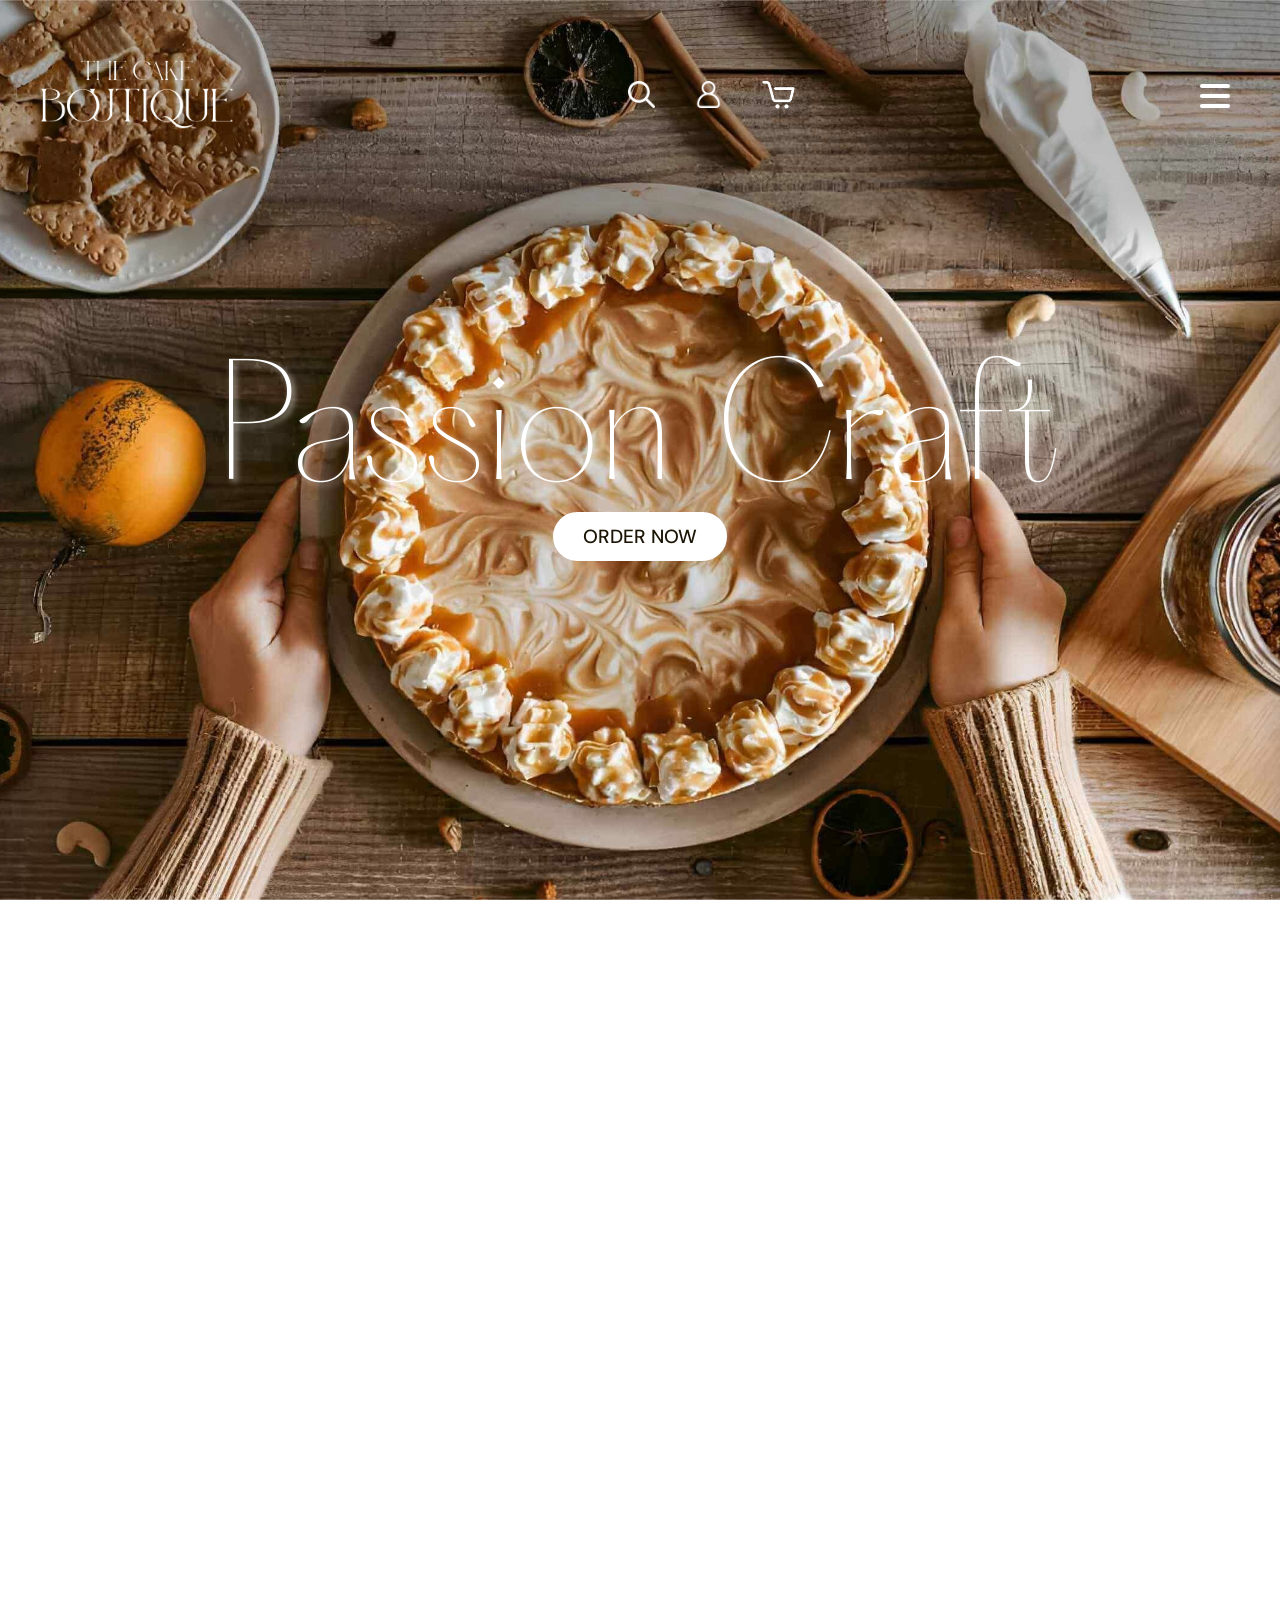
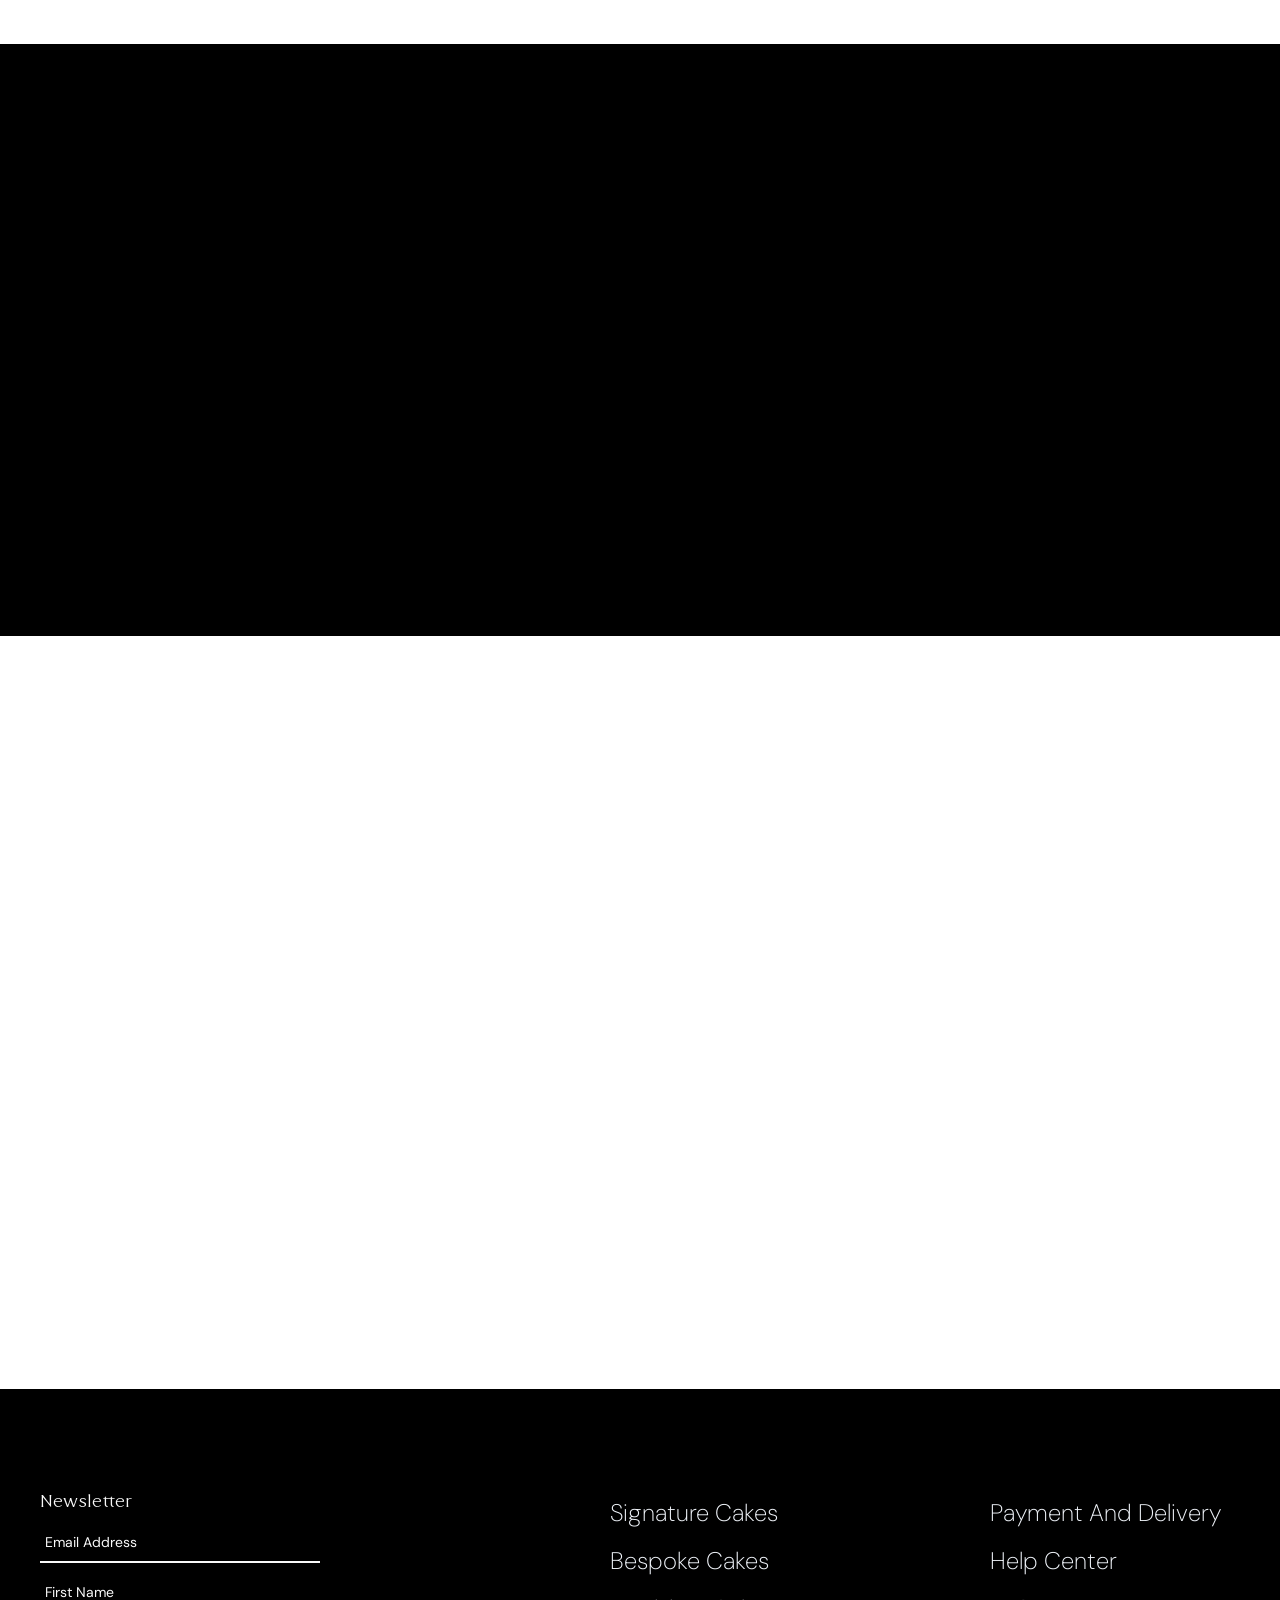
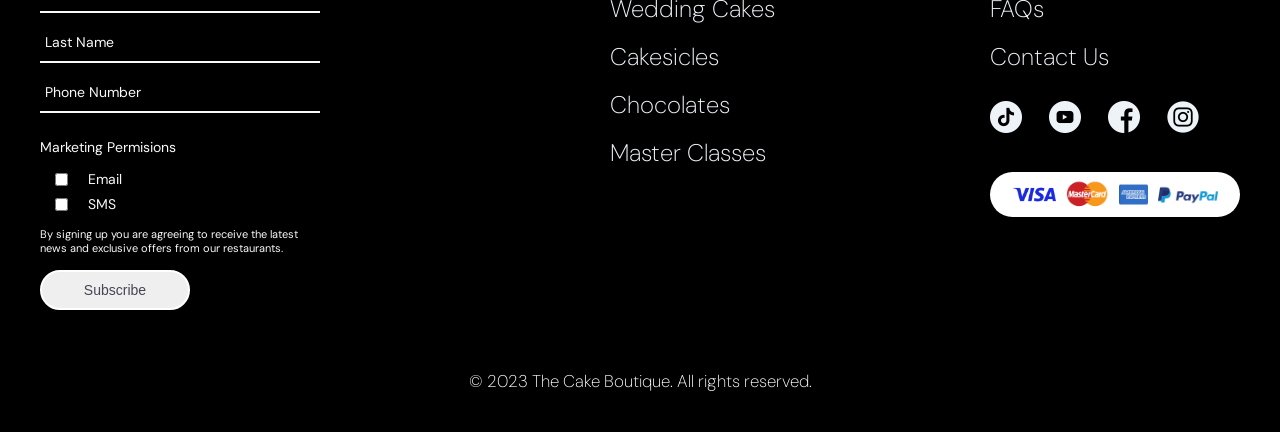
<file: JuniorFrontend DeveloperTest-Mutant/index.html>
<!DOCTYPE html>
<html lang="en">

<head>
    <meta charset="UTF-8">
    <meta name="viewport" content="width=device-width, initial-scale=1.0">
    <title>Junior Frontend Developer Test</title>
    <!-- Favicon -->
    <link rel="shortcut icon" href="./asset/images/logo.png" type="image/x-icon">
    <!-- Icon -->
    <link rel="stylesheet" href="https://cdnjs.cloudflare.com/ajax/libs/font-awesome/6.5.2/css/all.min.css"
        integrity="sha512-SnH5WK+bZxgPHs44uWIX+LLJAJ9/2PkPKZ5QiAj6Ta86w+fsb2TkcmfRyVX3pBnMFcV7oQPJkl9QevSCWr3W6A=="
        crossorigin="anonymous" referrerpolicy="no-referrer" />
    <!-- Google Font -->
    <link rel="preconnect" href="https://fonts.googleapis.com">
    <link rel="preconnect" href="https://fonts.gstatic.com" crossorigin>
    <link
        href="https://fonts.googleapis.com/css2?family=DM+Sans:ital,opsz,wght@0,9..40,100..1000;1,9..40,100..1000&display=swap"
        rel="stylesheet">
    <!-- Sytles -->
    <link rel="stylesheet" href="./style/styles.css">
    <!-- AOS -->
    <link href="https://unpkg.com/aos@2.3.1/dist/aos.css" rel="stylesheet">
</head>

<body>
    <header>
        <div class="top">
            <a href=""  data-aos="fade-down" data-aos-duration="1000">
                <img src="./asset/images/logo.png" alt="The Cake Boutique Logo" width="100%" class="logo">
            </a>
            <nav>
                <ul class="menu-desktop" data-aos="fade-down" data-aos-duration="1000">
                    <li><a href="#cakes" id="menu-text">Signature Cakes</a></li>
                    <li><a href="#cakes" id="menu-text">Bespoke Cakes</a></li>
                    <li><a href="#cakes" id="menu-text">Wedding Cakes</a></li>
                    <li><a href="#cakes" id="menu-text">Cakesicles</a></li>
                    <li><a href="#cakes" id="menu-text">Chocolates</a></li>
                    <li><a href="#cakes" id="menu-text">Master Classes</a></li>
                </ul>
                <div class="off-screen-menu">
                    <ul>
                        <li><a href="#cakes" id="mext-text">Signature Cakes</a></li>
                        <li><a href="#cakes" id="mext-text">Bespoke Cakes</a></li>
                        <li><a href="#cakes" id="mext-text">Wedding Cakes</a></li>
                        <li><a href="#cakes" id="mext-text">Cakesicles</a></li>
                        <li><a href="#cakes" id="mext-text">Chocolates</a></li>
                        <li><a href="#cakes" id="mext-text">Master Classes</a></li>
                    </ul>
                </div>
                <div class="ham-container" data-aos="fade-down" data-aos-duration="1000">
                    <div class="ham-menu">
                        <span id="menu-burger"></span>
                        <span id="menu-burger"></span>
                        <span id="menu-burger"></span>
                    </div>
                </div>
            </nav>
            <div class="icons" data-aos="fade-down" data-aos-duration="1000">
                <a href="#">
                    <img src="./asset/images/search.png" alt="Search Icon" width="100%" class="icon">
                </a>
                <a href="#">
                    <img src="./asset/images/avatar.png" alt="Avatar Icon" width="100%" class="icon">
                </a>
                <a href="#">
                    <img src="./asset/images/shopping-cart.png" alt="Shopping Cart Icon" width="100%" class="icon-cart">
                </a>
            </div>
        </div>
        <div class="middle" data-aos="zoom-in" data-aos-duration="1000">
            <h1>Passion Craft</h1>
            <a href="#" class="order">Order Now</a>
        </div>
        <div class="bottom" data-aos="fade-up" data-aos-duration="1000">
            <a href="#cakes" class="more">More <div>></div></a>
        </div>
    </header>
    <section class="section1">
        <a href="#cakes" class="cake-container" data-aos="fade-up" data-aos-duration="1000">
            <img src="./asset/images/birthdaycake.jpg" alt="Birthday Cakes" width="100%">
            <h3>Birthday Cakes</h3>
        </a>
        <a href="#cakes" class="cake-container" data-aos="fade-up" data-aos-duration="1000" data-aos-delay="100">
            <img src="./asset/images/weddingcake.jpg" alt="Wedding Cakes" width="100%">
            <h3>Wedding Cakes</h3>
        </a>
        <a href="#cakes" class="cake-container" data-aos="fade-up" data-aos-duration="1000" data-aos-delay="200">
            <img src="./asset/images/christmascake.jpg" alt="Christmas Cakes" width="100%">
            <h3>Christmas Cakes</h3>
        </a>
    </section>
    <section class="section2">
        <div class="container">
            <h2 data-aos="fade-right" data-aos-duration="1000">
                About the Cake Boutique
            </h2>
            <p data-aos="fade-up" data-aos-duration="1000">
                The Cake Boutique combines craftsmanship and complexity into original cake design where delicious flavor
                and art are synonymous, bringing beauty into the most ordinary days. The Cake Boutique is Dubai’s first
                and
                only exclusively-online cake shop. Innovative and advanced beyond the cake design industry today,
                award-winning Cake Artist, Beth’s designs, are one-of-a-kind, featuring digitally sketched illustrations
                that are
                unique to the Waldorf Astoria DIFC.
            </p>
        </div>
    </section>
    <section class="section3" id="cakes">
        <div class="cake-container cake-container1">
            <img src="./asset/images/cake1.jpg" alt="Cake" width="100%" data-aos="zoom-in" data-aos-duration="1000">
        </div>
        <div class="cake-container cake-container2">
            <img src="./asset/images/cake2.jpg" alt="Cake" width="100%" data-aos="zoom-in" data-aos-duration="1000" data-aos-delay="200">
        </div>
        <div class="cake-container cake-container3">
            <img src="./asset/images/cake3.jpg" alt="Cake" width="100%" data-aos="zoom-in" data-aos-duration="1000" data-aos-delay="300">
        </div>
        <div class="cake-container cake-container4">
            <img src="./asset/images/cake4.jpg" alt="Cake" width="100%" data-aos="zoom-in" data-aos-duration="1000" data-aos-delay="400">
        </div>
        <div class="cake-container cake-container5">
            <img src="./asset/images/cake5.jpg" alt="Cake" width="100%" data-aos="zoom-in" data-aos-duration="1000">
        </div>
        <div class="cake-container cake-container6">
            <img src="./asset/images/cake6.jpg" alt="Cake" width="100%" data-aos="zoom-in" data-aos-duration="1000" data-aos-delay="200">
        </div>
        <div class="cake-container cake-container7">
            <img src="./asset/images/cake7.jpg" alt="Cake" width="100%" data-aos="zoom-in" data-aos-duration="1000" data-aos-delay="300">
        </div>
        <div class="cake-container cake-container8">
            <img src="./asset/images/cake8.jpg" alt="Cake" width="100%" data-aos="zoom-in" data-aos-duration="1000" data-aos-delay="400">
        </div>
    </section>
    <footer>
        <div class="content">
            <div class="form-content">
                <h5>Newsletter</h5>
                <form action="#">
                    <label for="email">Email</label>
                    <input type="email" name="email" placeholder="Email Address" required>
                    <label for="fname">First Name</label>
                    <input type="text" name="fname" placeholder="First Name" required>
                    <label for="lname">Last Name</label>
                    <input type="text" name="lname" placeholder="Last Name" required>
                    <label for="number">Phone Name</label>
                    <input type="number" name="number" placeholder="Phone Number" required>
                    <div class="checkbox-container">
                        <legend>Marketing Permisions</legend>
                        <div>
                            <input type="checkbox" name="emailCheck" />
                            <label for="emailCheck">Email</label>
                        </div>
                        <div>
                            <input type="checkbox" name="smsCheck" />
                            <label for="smsCheck">SMS</label>
                        </div>

                    </div>
                    <span>By signing up you are agreeing to receive the latest news and exclusive offers from our
                        restaurants.</span>
                    <input type="submit" value="Subscribe">
                </form>
            </div>
            <div class="form-links">
                <ul>
                    <li><a href="#">Signature Cakes</a></li>
                    <li><a href="#">Bespoke Cakes</a></li>
                    <li><a href="#">Wedding Cakes</a></li>
                    <li><a href="#">Cakesicles</a></li>
                    <li><a href="#">Chocolates</a></li>
                    <li><a href="#">Master Classes</a></li>
                </ul>
                <div>
                    <ul>
                        <li><a href="#">Payment And Delivery</a></li>
                        <li><a href="#">Help Center</a></li>
                        <li><a href="#">FAQs</a></li>
                        <li><a href="#">Contact Us</a></li>
                    </ul>
                    <div class="socmed-icon">
                        <a href="#">
                            <img src="./asset/images/tiktok.png" alt="Tiktok Icon" width="100%">
                        </a>
                        <a href="#">
                            <img src="./asset/images/youtube.png" alt="Youtube Icon" width="100%">
                        </a>
                        <a href="#">
                            <img src="./asset/images/facebook.png" alt="Facebook Icon" width="100%">
                        </a>
                        <a href="#">
                            <img src="./asset/images/instagram.png" alt="Instagram Icon" width="100%">
                        </a>
                    </div>
                    <div class="cards">
                        <img src="./asset/images/visa.png" alt="Visa" width="100%" class="visa">
                        <img src="./asset/images/mastercard.png" alt="Mastercard" width="100%" class="mastercard">
                        <img src="./asset/images/american-express.png" alt="American Express" width="100%"
                            class="american-express">
                        <img src="./asset/images/paypal.png" alt="Paypal" width="100%" class="paypal">
                    </div>
                </div>
            </div>
        </div>
        <p class="reserve">
            © 2023 The Cake Boutique. All rights reserved.
        </p>
    </footer>
</body>

<!-- Scripts -->
<script src="./scripts/script.js"></script>
<!-- AOS -->
<script src="https://unpkg.com/aos@2.3.1/dist/aos.js"></script>
<script>
    AOS.init();
</script>

</html>
</file>
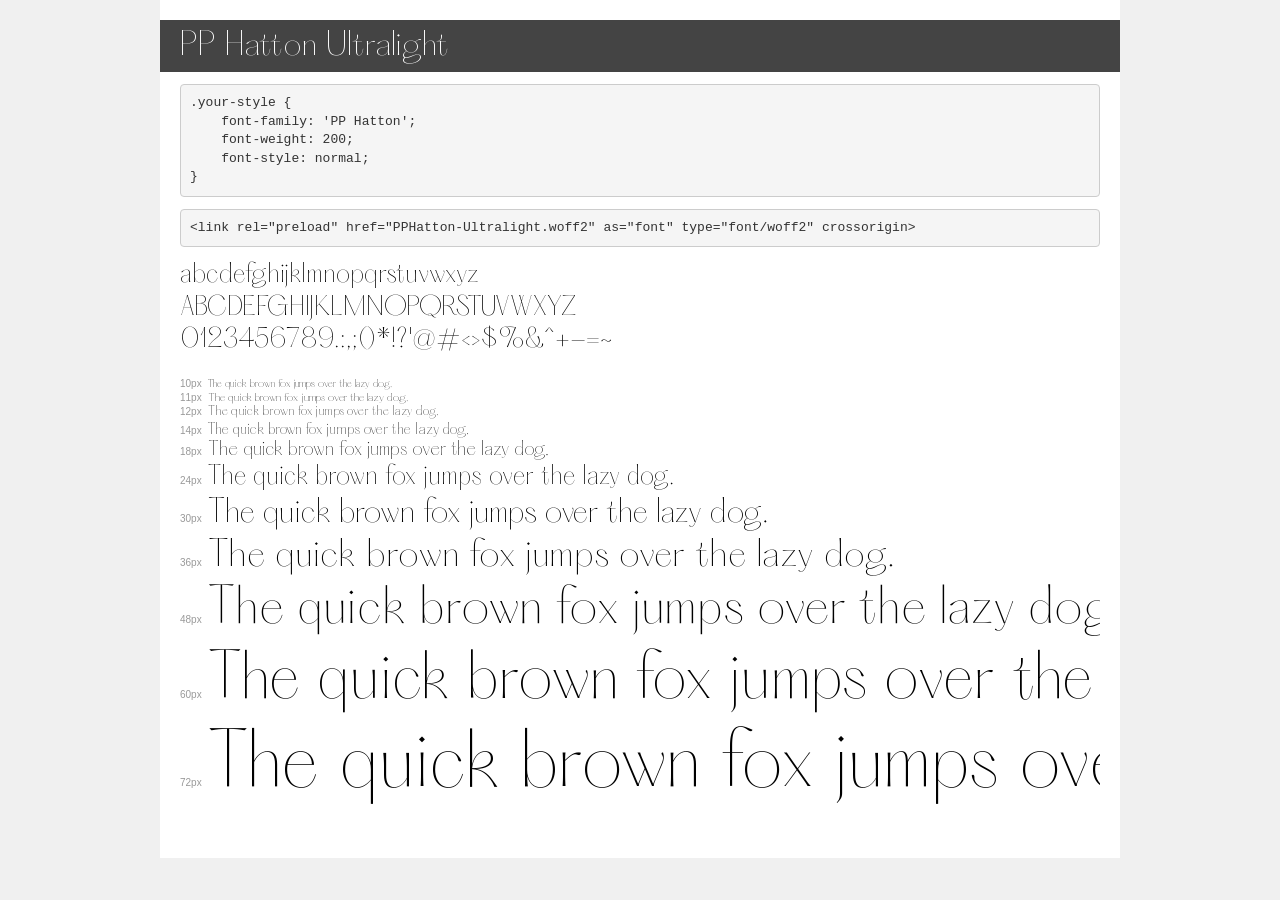
<file: JuniorFrontend DeveloperTest-Mutant/asset/font/hatton-ultralight/demo.html>
<!DOCTYPE html>
<html lang="en">
<head>
    <meta charset="utf-8">
    <meta http-equiv="X-UA-Compatible" content="IE=edge">
    <meta name="viewport" content="width=device-width, initial-scale=1">
    <meta name="robots" content="noindex, noarchive">
    <meta name="format-detection" content="telephone=no">
    <title>Transfonter demo</title>
    <link href="stylesheet.css" rel="stylesheet">
    <style>
        /*
        http://meyerweb.com/eric/tools/css/reset/
        v2.0 | 20110126
        License: none (public domain)
        */
        html, body, div, span, applet, object, iframe,
        h1, h2, h3, h4, h5, h6, p, blockquote, pre,
        a, abbr, acronym, address, big, cite, code,
        del, dfn, em, img, ins, kbd, q, s, samp,
        small, strike, strong, sub, sup, tt, var,
        b, u, i, center,
        dl, dt, dd, ol, ul, li,
        fieldset, form, label, legend,
        table, caption, tbody, tfoot, thead, tr, th, td,
        article, aside, canvas, details, embed,
        figure, figcaption, footer, header, hgroup,
        menu, nav, output, ruby, section, summary,
        time, mark, audio, video {
            margin: 0;
            padding: 0;
            border: 0;
            font-size: 100%;
            font: inherit;
            vertical-align: baseline;
        }
        /* HTML5 display-role reset for older browsers */
        article, aside, details, figcaption, figure,
        footer, header, hgroup, menu, nav, section {
            display: block;
        }
        body {
            line-height: 1;
        }
        ol, ul {
            list-style: none;
        }
        blockquote, q {
            quotes: none;
        }
        blockquote:before, blockquote:after,
        q:before, q:after {
            content: '';
            content: none;
        }
        table {
            border-collapse: collapse;
            border-spacing: 0;
        }
        /* demo styles */
        body {
            background: #f0f0f0;
            color: #000;
        }
        .page {
            background: #fff;
            width: 920px;
            margin: 0 auto;
            padding: 20px 20px 0 20px;
            overflow: hidden;
        }
        .font-container {
            overflow-x: auto;
            overflow-y: hidden;
            margin-bottom: 40px;
            line-height: 1.3;
            white-space: nowrap;
            padding-bottom: 5px;
        }
        h1 {
            position: relative;
            background: #444;
            font-size: 32px;
            color: #fff;
            padding: 10px 20px;
            margin: 0 -20px 12px -20px;
        }
        .letters {
            font-size: 25px;
            margin-bottom: 20px;
        }
        .s10:before {
            content: '10px';
        }
        .s11:before {
            content: '11px';
        }
        .s12:before {
            content: '12px';
        }
        .s14:before {
            content: '14px';
        }
        .s18:before {
            content: '18px';
        }
        .s24:before {
            content: '24px';
        }
        .s30:before {
            content: '30px';
        }
        .s36:before {
            content: '36px';
        }
        .s48:before {
            content: '48px';
        }
        .s60:before {
            content: '60px';
        }
        .s72:before {
            content: '72px';
        }
        .s10:before, .s11:before, .s12:before, .s14:before,
        .s18:before, .s24:before, .s30:before, .s36:before,
        .s48:before, .s60:before, .s72:before {
            font-family: Arial, sans-serif;
            font-size: 10px;
            font-weight: normal;
            font-style: normal;
            color: #999;
            padding-right: 6px;
        }
        pre {
            display: block;
            padding: 9px;
            margin: 0 0 12px;
            font-family: Monaco, Menlo, Consolas, "Courier New", monospace;
            font-size: 13px;
            line-height: 1.428571429;
            color: #333;
            font-weight: normal;
            font-style: normal;
            background-color: #f5f5f5;
            border: 1px solid #ccc;
            overflow-x: auto;
            border-radius: 4px;
        }
        /* responsive */
        @media (max-width: 959px) {
            .page {
                width: auto;
                margin: 0;
            }
        }
    </style>
</head>
<body>
<div class="page">
    <div class="demo">
        <h1 style="font-family: 'PP Hatton'; font-weight: 200; font-style: normal;">PP Hatton Ultralight</h1>
        <pre title="Usage">.your-style {
    font-family: 'PP Hatton';
    font-weight: 200;
    font-style: normal;
}</pre>
        <pre title="Preload (optional)">
&lt;link rel=&quot;preload&quot; href=&quot;PPHatton-Ultralight.woff2&quot; as=&quot;font&quot; type=&quot;font/woff2&quot; crossorigin&gt;</pre>
        <div class="font-container" style="font-family: 'PP Hatton'; font-weight: 200; font-style: normal;">
            <p class="letters">
                abcdefghijklmnopqrstuvwxyz<br>
ABCDEFGHIJKLMNOPQRSTUVWXYZ<br>
                0123456789.:,;()*!?'@#&lt;&gt;$%&^+-=~
            </p>
            <p class="s10" style="font-size: 10px;">The quick brown fox jumps over the lazy dog.</p>
            <p class="s11" style="font-size: 11px;">The quick brown fox jumps over the lazy dog.</p>
            <p class="s12" style="font-size: 12px;">The quick brown fox jumps over the lazy dog.</p>
            <p class="s14" style="font-size: 14px;">The quick brown fox jumps over the lazy dog.</p>
            <p class="s18" style="font-size: 18px;">The quick brown fox jumps over the lazy dog.</p>
            <p class="s24" style="font-size: 24px;">The quick brown fox jumps over the lazy dog.</p>
            <p class="s30" style="font-size: 30px;">The quick brown fox jumps over the lazy dog.</p>
            <p class="s36" style="font-size: 36px;">The quick brown fox jumps over the lazy dog.</p>
            <p class="s48" style="font-size: 48px;">The quick brown fox jumps over the lazy dog.</p>
            <p class="s60" style="font-size: 60px;">The quick brown fox jumps over the lazy dog.</p>
            <p class="s72" style="font-size: 72px;">The quick brown fox jumps over the lazy dog.</p>
        </div>
    </div>

</div>
</body>
</html>
</file>
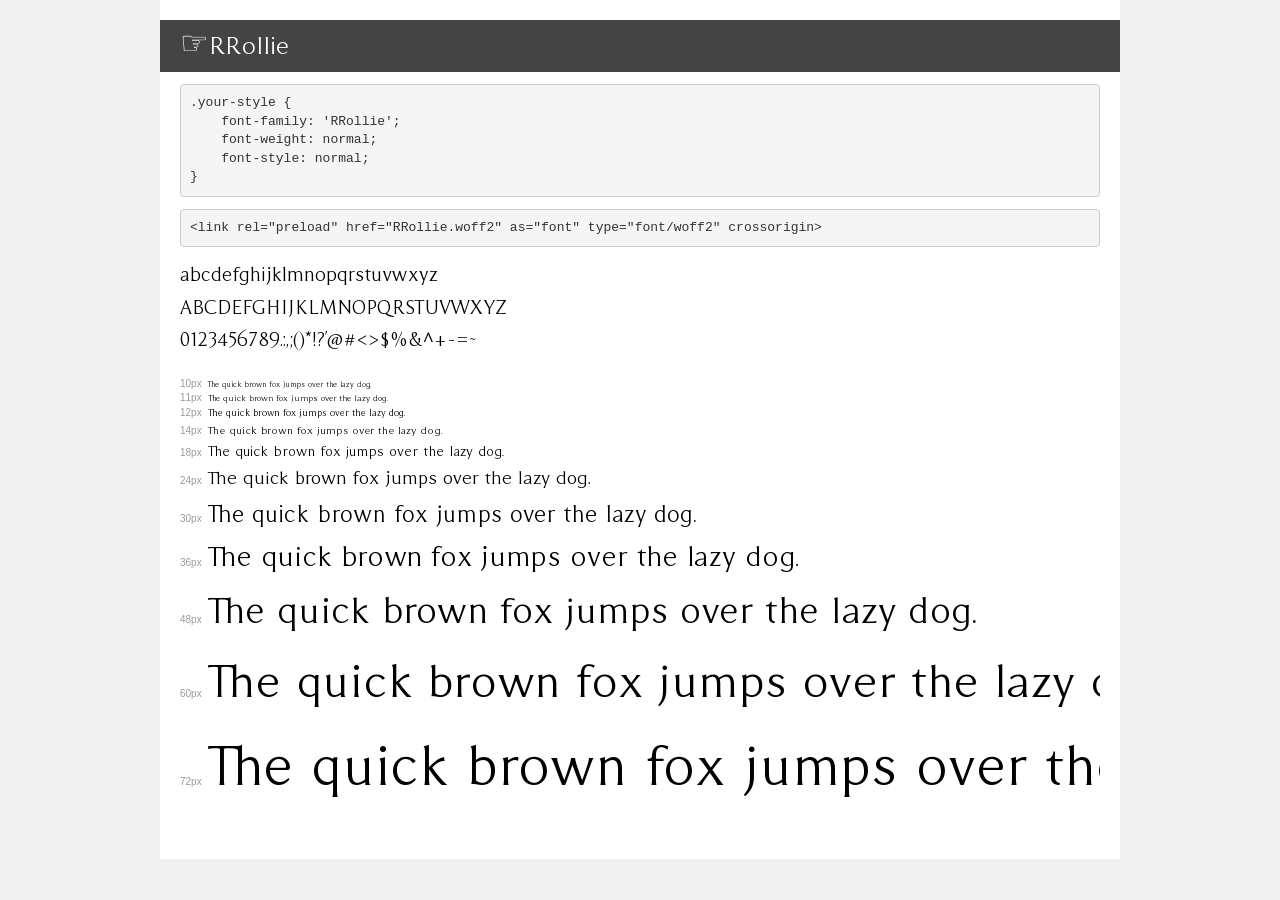
<file: JuniorFrontend DeveloperTest-Mutant/asset/font/rrollie-regular/demo.html>
<!DOCTYPE html>
<html lang="en">
<head>
    <meta charset="utf-8">
    <meta http-equiv="X-UA-Compatible" content="IE=edge">
    <meta name="viewport" content="width=device-width, initial-scale=1">
    <meta name="robots" content="noindex, noarchive">
    <meta name="format-detection" content="telephone=no">
    <title>Transfonter demo</title>
    <link href="stylesheet.css" rel="stylesheet">
    <style>
        /*
        http://meyerweb.com/eric/tools/css/reset/
        v2.0 | 20110126
        License: none (public domain)
        */
        html, body, div, span, applet, object, iframe,
        h1, h2, h3, h4, h5, h6, p, blockquote, pre,
        a, abbr, acronym, address, big, cite, code,
        del, dfn, em, img, ins, kbd, q, s, samp,
        small, strike, strong, sub, sup, tt, var,
        b, u, i, center,
        dl, dt, dd, ol, ul, li,
        fieldset, form, label, legend,
        table, caption, tbody, tfoot, thead, tr, th, td,
        article, aside, canvas, details, embed,
        figure, figcaption, footer, header, hgroup,
        menu, nav, output, ruby, section, summary,
        time, mark, audio, video {
            margin: 0;
            padding: 0;
            border: 0;
            font-size: 100%;
            font: inherit;
            vertical-align: baseline;
        }
        /* HTML5 display-role reset for older browsers */
        article, aside, details, figcaption, figure,
        footer, header, hgroup, menu, nav, section {
            display: block;
        }
        body {
            line-height: 1;
        }
        ol, ul {
            list-style: none;
        }
        blockquote, q {
            quotes: none;
        }
        blockquote:before, blockquote:after,
        q:before, q:after {
            content: '';
            content: none;
        }
        table {
            border-collapse: collapse;
            border-spacing: 0;
        }
        /* demo styles */
        body {
            background: #f0f0f0;
            color: #000;
        }
        .page {
            background: #fff;
            width: 920px;
            margin: 0 auto;
            padding: 20px 20px 0 20px;
            overflow: hidden;
        }
        .font-container {
            overflow-x: auto;
            overflow-y: hidden;
            margin-bottom: 40px;
            line-height: 1.3;
            white-space: nowrap;
            padding-bottom: 5px;
        }
        h1 {
            position: relative;
            background: #444;
            font-size: 32px;
            color: #fff;
            padding: 10px 20px;
            margin: 0 -20px 12px -20px;
        }
        .letters {
            font-size: 25px;
            margin-bottom: 20px;
        }
        .s10:before {
            content: '10px';
        }
        .s11:before {
            content: '11px';
        }
        .s12:before {
            content: '12px';
        }
        .s14:before {
            content: '14px';
        }
        .s18:before {
            content: '18px';
        }
        .s24:before {
            content: '24px';
        }
        .s30:before {
            content: '30px';
        }
        .s36:before {
            content: '36px';
        }
        .s48:before {
            content: '48px';
        }
        .s60:before {
            content: '60px';
        }
        .s72:before {
            content: '72px';
        }
        .s10:before, .s11:before, .s12:before, .s14:before,
        .s18:before, .s24:before, .s30:before, .s36:before,
        .s48:before, .s60:before, .s72:before {
            font-family: Arial, sans-serif;
            font-size: 10px;
            font-weight: normal;
            font-style: normal;
            color: #999;
            padding-right: 6px;
        }
        pre {
            display: block;
            padding: 9px;
            margin: 0 0 12px;
            font-family: Monaco, Menlo, Consolas, "Courier New", monospace;
            font-size: 13px;
            line-height: 1.428571429;
            color: #333;
            font-weight: normal;
            font-style: normal;
            background-color: #f5f5f5;
            border: 1px solid #ccc;
            overflow-x: auto;
            border-radius: 4px;
        }
        /* responsive */
        @media (max-width: 959px) {
            .page {
                width: auto;
                margin: 0;
            }
        }
    </style>
</head>
<body>
<div class="page">
    <div class="demo">
        <h1 style="font-family: 'RRollie'; font-weight: normal; font-style: normal;">☞RRollie</h1>
        <pre title="Usage">.your-style {
    font-family: 'RRollie';
    font-weight: normal;
    font-style: normal;
}</pre>
        <pre title="Preload (optional)">
&lt;link rel=&quot;preload&quot; href=&quot;RRollie.woff2&quot; as=&quot;font&quot; type=&quot;font/woff2&quot; crossorigin&gt;</pre>
        <div class="font-container" style="font-family: 'RRollie'; font-weight: normal; font-style: normal;">
            <p class="letters">
                abcdefghijklmnopqrstuvwxyz<br>
ABCDEFGHIJKLMNOPQRSTUVWXYZ<br>
                0123456789.:,;()*!?'@#&lt;&gt;$%&^+-=~
            </p>
            <p class="s10" style="font-size: 10px;">The quick brown fox jumps over the lazy dog.</p>
            <p class="s11" style="font-size: 11px;">The quick brown fox jumps over the lazy dog.</p>
            <p class="s12" style="font-size: 12px;">The quick brown fox jumps over the lazy dog.</p>
            <p class="s14" style="font-size: 14px;">The quick brown fox jumps over the lazy dog.</p>
            <p class="s18" style="font-size: 18px;">The quick brown fox jumps over the lazy dog.</p>
            <p class="s24" style="font-size: 24px;">The quick brown fox jumps over the lazy dog.</p>
            <p class="s30" style="font-size: 30px;">The quick brown fox jumps over the lazy dog.</p>
            <p class="s36" style="font-size: 36px;">The quick brown fox jumps over the lazy dog.</p>
            <p class="s48" style="font-size: 48px;">The quick brown fox jumps over the lazy dog.</p>
            <p class="s60" style="font-size: 60px;">The quick brown fox jumps over the lazy dog.</p>
            <p class="s72" style="font-size: 72px;">The quick brown fox jumps over the lazy dog.</p>
        </div>
    </div>

</div>
</body>
</html>
</file>
<file: JuniorFrontend DeveloperTest-Mutant/style/styles.css>
/* Font */
@font-face {
    font-family: 'PP Hatton';
    src: url('../asset/font/hatton-ultralight/PPHatton-Ultralight.eot');
    src: url('../asset/font/hatton-ultralight/PPHatton-Ultralight.eot?#iefix') format('embedded-opentype'),
        url('../asset/font/hatton-ultralight/PPHatton-Ultralight.woff2') format('woff2'),
        url('../asset/font/hatton-ultralight/PPHatton-Ultralight.woff') format('woff'),
        url('../asset/font/hatton-ultralight/PPHatton-Ultralight.ttf') format('truetype'),
        url('../asset/font/hatton-ultralight/PPHatton-Ultralight.svg#PPHatton-Ultralight') format('svg');
    font-weight: 200;
    font-style: normal;
    font-display: swap;
}

@font-face {
    font-family: 'RRollie';
    src: url('../asset/font/rrollie-regular/RRollie.eot');
    src: url('../asset/font/rrollie-regular/RRollie.eot?#iefix') format('embedded-opentype'),
        url('../asset/font/rrollie-regular/RRollie.woff2') format('woff2'),
        url('../asset/font/rrollie-regular/RRollie.woff') format('woff'),
        url('../asset/font/rrollie-regular/RRollie.ttf') format('truetype'),
        url('../asset/font/rrollie-regular/RRollie.svg#RRollie') format('svg');
    font-weight: normal;
    font-style: normal;
    font-display: swap;
}

html {
    scroll-behavior: smooth;
    scroll-padding-top: 50px;
}

:root {
    /* Colors */
    --white: #fff;
    --black: #000;
}

/* Reset */
* {
    padding: 0;
    margin: 0;
    box-sizing: border-box;
    text-decoration: none;
    color: inherit;
    list-style: none;
}

/* Header */
header {
    overflow: hidden;
    min-height: 1260px;
    background: url(../asset/images/banner.jpg) no-repeat center;
    background-size: cover;
    display: flex;
    flex-direction: column;
    align-items: center;
    justify-content: space-between;
    padding: 75px 40px 70px;
    box-shadow: 1px 240px 50px 0px rgba(0, 0, 0, 0.25) inset;
    -webkit-box-shadow: 1px 240px 50px 0px rgba(0, 0, 0, 0.25) inset;
    -moz-box-shadow: 1px 240px 50px 0px rgba(0, 0, 0, 0.25) inset;
}

header .top {
    width: 100%;
    max-width: 1640px;
    display: flex;
    align-items: center;
    justify-content: space-between;
    gap: 20px;
}

header .top .logo {
    max-width: 215px;
    transition: all .3s ease;
}

header .top .logo:hover {
    transform: scale(1.1);
}

header .top .menu-desktop {
    display: flex;
    gap: 35px;
    align-items: center;
}

header .top .off-screen-menu {
    display: none;
}

header .top .ham-container {
    display: none;
}

header .menu-desktop a {
    font-size: 19px;
    font-family: "DM Sans", serif;
    font-weight: 300;
    color: var(--white);
    text-transform: uppercase;
}

header .top .icons {
    width: 100%;
    max-width: 168px;
    display: flex;
    justify-content: space-between;
    align-items: center;
    gap: 20px;
}

header .top .icon {
    max-width: 30px;
    transition: all .3s ease;
}

header .top .icon-cart {
    max-width: 38px;
    transition: all .3s ease;
}

header .top .icon:hover,
header .top .icon-cart:hover {
    transform: scale(1.1);
}

header .middle {
    display: flex;
    flex-direction: column;
    align-items: center;
}

header .middle h1 {
    font-size: 166px;
    font-family: "PP Hatton", serif;
    font-weight: 200;
    color: #fff;
    line-height: 1;
}

header .middle .order {
    font-size: 21px;
    font-family: "DM Sans", serif;
    font-weight: 500;
    color: #1c1505;
    text-transform: uppercase;
    width: 194px;
    height: 54px;
    background-color: var(--white);
    display: flex;
    align-items: center;
    justify-content: center;
    border-radius: 25px;
    border: 2px solid var(--white);
    transition: all .3s ease;
}

header .middle .order:hover {
    background-color: transparent;
    color: var(--white);
}

header .bottom .more {
    font-size: 24px;
    font-family: "DM Sans", serif;
    font-weight: 500;
    color: var(--white);
    text-transform: uppercase;
    display: flex;
    align-items: center;
    justify-content: center;
    gap: 15px;
    width: 150px;
    height: 49px;
    border: 2px solid transparent;
    border-radius: 25px;
    transition: all .3s ease;
}

header .bottom .more:hover {
    border: 2px solid var(--white);
}

header .bottom div {
    content: ">";
    transform: rotate(90deg);
}

/* Section 1 */
.section1 {
    overflow: hidden;
    max-width: 1780px;
    margin: auto;
    display: flex;
    justify-content: space-between;
    align-items: center;
    gap: 20px;
    padding: 150px 40px;
}

.section1 .cake-container {
    position: relative;
    width: 100%;
    max-width: 530px;
    overflow: hidden;
}


.section1 .cake-container::after {
    content: "";
    position: absolute;
    left: 0;
    bottom: 4px;
    width: 100%;
    height: 95%;
    box-shadow: 0px -220px 30px -1px rgba(0, 0, 0, 0.4) inset;
    -webkit-box-shadow: 0px -220px 30px -1px rgba(0, 0, 0, 0.4) inset;
    -moz-box-shadow: 0px -220px 30px -1px rgba(0, 0, 0, 0.4) inset;
}

.section1 .cake-container img {
    max-height: 680px;
    object-fit: cover;
    transition: all .3s ease;
}

.section1 .cake-container:hover img {
    transform: scale(1.1);
}

.section1 h3 {
    position: absolute;
    bottom: 60px;
    width: 100%;
    z-index: 1;
    font-size: 46px;
    font-family: "PP Hatton", serif;
    font-weight: 200;
    color: var(--white);
    text-align: center;
}

/* Section 2 */
.section2 {
    overflow: hidden;
    padding: 195px 40px;
    background-color: var(--black);
}

.section2 .container {
    max-width: 1545px;
    margin: auto;
}

.section2 h2 {
    max-width: 540px;
    font-size: 81px;
    font-family: "PP Hatton", serif;
    font-weight: 200;
    color: #b8b8b8;
    padding-bottom: 70px;
}

.section2 p {
    max-width: 1380px;
    font-size: 22px;
    font-family: "DM Sans", serif;
    font-weight: 200;
    color: #b8b8b8;
    line-height: 2.23;
}

/* Section 3 */
.section3 {
    overflow: hidden;
    display: flex;
    justify-content: center;
    align-items: flex-start;
    flex-wrap: wrap;
}

.section3 .cake-container {
    width: 25%;
    height: 455px;
}

.section3 .cake-container img {
    height: 455px;
    object-fit: cover;
}

.section3 .cake-container1,
.section3 .cake-container2,
.section3 .cake-container3,
.section3 .cake-container4 {
    margin-bottom: 15px;
}

.section3 .cake-container1,
.section3 .cake-container5 {
    padding-right: 7.5px;
}

.section3 .cake-container4,
.section3 .cake-container8 {
    padding-left: 7.5px;
}

.section3 .cake-container2,
.section3 .cake-container3,
.section3 .cake-container6,
.section3 .cake-container7 {
    padding-right: 7.5px;
    padding-left: 7.5px;
}

/* Footer */
footer {
    overflow: hidden;
    background-color: var(--black);
    padding: 175px 40px 45px;
}

footer .content {
    max-width: 1385px;
    margin: auto;
    display: flex;
    gap: 20px;
    justify-content: space-between;
    padding-right: 40px;
}

footer .form-content {
    width: 100%;
    max-width: 280px;
}

footer .form-content h5 {
    font-size: 24px;
    font-family: 'RRollie';
    font-weight: 400;
    color: #f9f9f9;
}

footer form>label {
    display: none;
}

footer form input[type=email],
footer form input[type=text],
footer form input[type=number] {
    height: 40px;
    width: 100%;
    color: #f9f9f9;
    font-size: 14px;
    font-family: "DM Sans", serif;
    font-weight: 400;
    background: transparent;
    border-top: 0;
    border-right: 0;
    border-left: 0;
    border-color: #f9f9f9;
    padding: 0 5px;
    margin-top: 10px;
}

footer form input::placeholder {
    color: #f9f9f9;
}

footer form legend {
    padding: 25px 0 11px;
    color: #f9f9f9;
    font-size: 14px;
    font-family: "DM Sans", serif;
    font-weight: 400;
}

footer form input[type=checkbox] {
    margin: 0 15px;
}

footer .checkbox-container div {
    display: flex;
    align-items: center;
    gap: 5px;
}

footer form label {
    color: #f9f9f9;
    font-size: 14px;
    font-family: "DM Sans", serif;
    font-weight: 400;
    line-height: 1.8;
}

footer form span {
    color: #f9f9f9;
    font-size: 11px;
    font-family: "DM Sans", serif;
    font-weight: 400;
    padding: 10px 0 15px;
    display: block;
}

footer form input[type=submit] {
    display: block;
    width: 150px;
    height: 40px;
    border-radius: 25px;
    border: 2px solid var(--white);
    color: #474552;
    font-size: 14px;
    transition: all .3s ease;
}

footer form input[type=submit]:hover {
    cursor: pointer;
    background-color: transparent;
    color: var(--white);
}

footer .content .form-links {
    width: 100%;
    max-width: 700px;
    display: flex;
    justify-content: space-between;
    gap: 20px;
}

footer .content ul {
    color: #eff3f9;
    font-size: 27px;
    font-family: "DM Sans", serif;
    font-weight: 200;
    line-height: 2.3;
}

footer .content .socmed-icon {
    display: flex;
    align-items: center;
    gap: 30px;
    padding: 24px 0 40px;
}

footer .socmed-icon img {
    max-width: 36px;
    transition: all .3s ease;
}

footer .socmed-icon img:hover {
    transform: scale(1.1);
}

footer .content .cards {
    width: 250px;
    height: 45px;
    border-radius: 25px;
    background: var(--white);
    display: flex;
    align-items: center;
    justify-content: center;
    gap: 10px;
}

footer .cards .visa {
    max-width: 48px;
}

footer .cards .mastercard {
    max-width: 34px;
}

footer .cards .american-express {
    max-width: 32px;
}

footer .cards .paypal {
    max-width: 67px;
}

footer .reserve {
    font-size: 18px;
    font-family: "DM Sans", serif;
    font-weight: 200;
    color: var(--white);
    text-align: center;
    padding-top: 115px;
}

/* Responsiveness */
@media only screen and (max-width: 1520px) {

    /* Header */
    header .top .menu-desktop {
        gap: 25px;
    }

    header .top .icons {
        max-width: 140px;
    }
}

@media only screen and (max-width: 1440px) {

    /* Header */
    header {
        min-height: 100vh;
        padding: 60px 40px;
    }

    header .top .logo {
        max-width: 193px;
    }

    header .menu-desktop a {
        font-size: 18px;
    }

    header .top .icon {
        max-width: 27px;
    }

    header .top .icon-cart {
        max-width: 34px;
    }

    header .middle h1 {
        font-size: 149px;
        text-shadow: 3px 3px 6px rgba(255, 255, 255, 0.6);
    }

    header .middle .order {
        width: 174px;
        height: 49px;
        font-size: 19px;
    }

    header .bottom .more {
        width: 150px;
        height: 49px;
        font-size: 22px;
        align-items: center;
        justify-content: center;
        border: 2px solid var(--white);
        border-radius: 25px;
    }

    header .bottom .more:hover {
        background: var(--white);
        color: #1c1505;
    }

    /* Section 1 */
    .section1 {
        padding: 100px 40px;
    }

    .section1 .cake-container img {
        max-height: 600px;
    }

    .section1 h3 {
        font-size: 41px;
        bottom: 50px;
    }

    .section1 .cake-container::after {
        height: 85%;
        box-shadow: 0px -170px 50px -1px rgba(0, 0, 0, 0.4) inset;
        -webkit-box-shadow: 0px -170px 50px -1px rgba(0, 0, 0, 0.4) inset;
        -moz-box-shadow: 0px -170px 50px -1px rgba(0, 0, 0, 0.4) inset;
    }

    /* Section 2 */
    .section2 {
        padding: 100px 40px;
    }

    .section2 h2 {
        max-width: 470px;
        font-size: 72px;
        padding-bottom: 50px;
    }

    .section2 p {
        font-size: 20px;
        line-height: 2;
        max-width: 1240px;
    }

    /* Section 3 */
    .section3 .cake-container {
        height: 410px;
    }

    .section3 .cake-container img {
        height: 410px;
    }

    /* Footer */
    footer {
        padding: 100px 40px 40px;
    }

    footer .content {
        max-width: 1240px;
        padding-right: 0;
    }

    footer .content .form-links {
        max-width: 630px;
    }

    footer .content ul {
        font-size: 24px;
        line-height: 2;
    }

    footer .socmed-icon img {
        max-width: 32px;
    }

    footer .content .socmed-icon {
        padding: 20px 0 35px;
        gap: 27px;
    }

    footer .cards .visa {
        max-width: 43px;

    }

    footer .cards .mastercard {
        max-width: 43px;
    }

    footer .cards .american-express {
        max-width: 29px;
    }

    footer .cards .paypal {
        max-width: 60px;
    }

    footer .reserve {
        padding-top: 60px;
        font-size: 17px;
    }
}

@media only screen and (max-width: 1380px) {

    /* Header */
    header .top>a {
        order: 1;
    }

    header .top>nav {
        order: 3;
    }

    header .top .icons {
        order: 2;
        max-width: 168px;
    }

    header .top .menu-desktop {
        display: none;
    }

    header .off-screen-menu {
        z-index: 4;
        background-color: var(--black);
        height: 100vh;
        width: 100%;
        max-width: 450px;
        position: fixed;
        top: 0;
        right: -450px;
        display: flex !important;
        flex-direction: column;
        align-items: center;
        justify-content: center;
        text-align: center;
        line-height: 3;
        transition: all .3s ease;
    }

    header .off-screen-menu.active {
        right: 0;
    }

    header .ham-container {
        padding: 10px 10px;
        display: flex !important;
        border-radius: 3px;
        position: relative;
        z-index: 5;
    }

    header .ham-container .active {
        
    }

    header .ham-menu {
        height: 20px;
        width: 30px;
        margin-left: auto;
        position: relative;
    }

    header .ham-menu:hover {
        cursor: pointer;
    }

    header .ham-menu span {
        height: 4px;
        width: 100%;
        background-color: var(--white);
        border-radius: 25px;
        position: absolute;
        left: 50%;
        top: 50%;
        transform: translate(-50%, -50%);
        transition: .3s ease;
    }

    header .ham-menu span:nth-child(1) {
        top: 0%;
    }

    header .ham-menu span:nth-child(3) {
        top: 100%;
    }

    header .ham-menu.active span {
        background-color: var(--white) !important;
    }

    header .ham-menu.active span:nth-child(1) {
        top: 50%;
        transform: translate(-50%, -50%) rotate(45deg);
    }

    header .ham-menu.active span:nth-child(2) {
        opacity: 0;
    }

    header .ham-menu.active span:nth-child(3) {
        top: 50%;
        transform: translate(-50%, -50%) rotate(-45deg);
    }

    header .off-screen-menu a {
        font-size: 18px;
        font-family: "DM Sans", serif;
        font-weight: 300;
        color: var(--white);
        text-transform: uppercase;
    }

}

@media screen and (max-width: 1330px) {

    /* Section 1 */
    .section1 .cake-container img {
        max-height: 540px;
    }

    .section1 h3 {
        font-size: 39px;
    }

    .section1 .cake-container::after {
        height: 77%;
    }

    /* Section 3 */
    .section3 .cake-container {
        height: 369px;
    }

    .section3 .cake-container img {
        height: 369px;
    }
}

@media screen and (max-width: 1200px) {

    /* Section 1 */
    .section1 .cake-container img {
        max-height: 486px;
    }

    .section1 h3 {
        font-size: 37px;
    }

    /* Section 3 */
    .section3 .cake-container {
        height: 332px;
    }

    .section3 .cake-container img {
        height: 332px;
    }

    /* Footer */
    footer .content .form-links {
        max-width: 540px;
    }
}

@media screen and (max-width: 1100px) {

    /* Section 1 */
    .section1 .cake-container img {
        max-height: 437px;
    }

    .section1 h3 {
        font-size: 35px;
    }

    /* Section 3 */
    .section3 .cake-container {
        height: 299px;
    }

    .section3 .cake-container img {
        height: 299px;
    }
}

@media screen and (max-width: 1024px) {

    /* Header */
    header {
        padding: 40px 30px;
    }

    header .top .logo {
        max-width: 174px;
    }

    header .middle h1 {
        font-size: 120px;
    }

    header .middle .order {
        width: 156px;
        height: 44px;
        font-size: 17px;
    }

    header .bottom .more {
        width: 135px;
        height: 44px;
        font-size: 19px;
    }

    /* Section 1 */
    .section1 {
        padding: 60px 30px;
    }

    .section1 .cake-container img {
        max-height: 393px;
    }

    .section1 h3 {
        font-size: 33px;
        bottom: 40px;
    }

    /* Section 2 */
    .section2 {
        padding: 60px 30px;
    }

    .section2 h2 {
        font-size: 58px;
        padding-bottom: 30px;
        max-width: 370px;
    }

    .section2 p {
        font-size: 18px;
        line-height: 1.8;
        max-width: 950px;
    }

    /* Section 3 */
    .section3 .cake-container img {
        height: 270px;
    }

    .section3 .cake-container {
        height: 270px;
    }

    /* Footer */
    footer {
        padding: 60px 30px 30px;
    }

    footer .content {
        flex-direction: column;
        align-items: center;
        gap: 60px;
    }

    footer .content .form-links {
        max-width: 600px;
    }

    footer .content ul {
        font-size: 21px;
        line-height: 1.8;
    }

    footer .reserve {
        padding-top: 60px;
        font-size: 16px;
    }
}

@media screen and (max-width: 900px) {

    /* Section 1 */
    .section1 .cake-container img {
        max-height: 353px;
    }

    .section1 h3 {
        font-size: 30px;
    }

    /* Section 3 */
    .section3 .cake-container {
        height: 243px;
    }

    .section3 .cake-container img {
        height: 243px;
    }
}

@media screen and (max-width: 820px) {

    /* Section 1 */
    .section1 .cake-container img {
        max-height: 320px;
    }

    .section1 h3 {
        font-size: 27px;
    }
}

@media screen and (max-width: 768px) {

    /* Header */
    header {
        padding: 30px 20px;
    }

    header .top .logo {
        max-width: 156px;
    }

    header .top .icon {
        max-width: 24px;
    }

    header .top .icon-cart {
        max-width: 30px;
    }

    header .top .icons {
        max-width: 150px;
    }

    header .middle h1 {
        font-size: 96px;
        text-align: center;
    }

    header .middle .order {
        max-width: 140px;
        font-size: 16px;
    }

    header .bottom .more {
        max-width: 122px;
        font-size: 17px;
    }

    /* Section 1 */
    .section1 {
        padding: 40px 20px;
        flex-direction: column;
    }

    .section1 .cake-container {
        max-width: 680px;
    }

    .section1 h3 {
        font-size: 32px;
    }

    /* Section 2 */
    .section2 {
        padding: 40px 20px;
    }

    .section2 h2 {
        max-width: 100%;
        text-align: center;
        padding-bottom: 10px;
        font-size: 45px;
    }

    .section2 p {
        font-size: 17px;
        line-height: 1.6;
        text-align: center;
    }

    /* Section 3 */
    .section3 .cake-container {
        width: 50%;
    }

    .section3 .cake-container1,
    .section3 .cake-container2,
    .section3 .cake-container3,
    .section3 .cake-container4,
    .section3 .cake-container5,
    .section3 .cake-container6 {
        margin-bottom: 10px;
    }

    .section3 .cake-container1,
    .section3 .cake-container3,
    .section3 .cake-container5,
    .section3 .cake-container7 {
        padding-right: 5px;
        padding-left: 0;
    }

    .section3 .cake-container2,
    .section3 .cake-container4,
    .section3 .cake-container6,
    .section3 .cake-container8 {
        padding-left: 5px;
        padding-right: 0;
    }

    /* Footer */
    footer {
        padding: 40px 20px 20px;
    }

    footer .content {
        gap: 40px;
    }

    footer form input[type=submit] {
        width: 140px;
    }

    footer .content ul {
        font-size: 19px;
        /* line-height: 1.6; */
    }

    footer .content .socmed-icon {
        gap: 20px;
        padding: 20px 0 30px;
    }

    footer .content .form-links {
        max-width: 550px;
    }

    footer .reserve {
        padding-top: 40px;
    }
}

@media screen and (max-width: 620px) {
    header .middle h1 {
        font-size: 75px;
    }
}


@media screen and (max-width: 490px) {

    /* Header */
    header .top .icons {
        max-width: 130px;
    }

    header .middle h1 {
        font-size: 60px;
    }

    /* Section 2 */
    .section2 h2 {
        font-size: 36px;
    }

    /* Section 3 */
    .section1 h3 {
        font-size: 27px;
    }

    /* Footer */
    footer .form-content h5,
    footer form span {
        text-align: center;
    }

    footer form input[type=submit] {
        margin: auto;
    }

    footer .content .form-links {
        flex-direction: column;
        gap: 0;
        align-items: center;
    }

    footer .content ul {
        width: 182px;
        margin: auto;
    }

    footer .content .socmed-icon {
        justify-content: center;
    }
}

@media screen and (max-width: 440px) {

    /* Header */
    header .top .icons {
        max-width: 115px;
    }
}

@media screen and (max-width: 400px) {

    /* Header */
    header .middle h1 {
        font-size: 48px;
        padding-bottom: 10px;
    }

    header .top .icons {
        display: none;
    }
}
</file>
<file: JuniorFrontend DeveloperTest-Mutant/asset/font/hatton-ultralight/stylesheet.css>
@font-face {
    font-family: 'PP Hatton';
    src: url('PPHatton-Ultralight.eot');
    src: url('PPHatton-Ultralight.eot?#iefix') format('embedded-opentype'),
        url('PPHatton-Ultralight.woff2') format('woff2'),
        url('PPHatton-Ultralight.woff') format('woff'),
        url('PPHatton-Ultralight.ttf') format('truetype'),
        url('PPHatton-Ultralight.svg#PPHatton-Ultralight') format('svg');
    font-weight: 200;
    font-style: normal;
    font-display: swap;
}
</file>
<file: JuniorFrontend DeveloperTest-Mutant/asset/font/rrollie-regular/stylesheet.css>
@font-face {
    font-family: 'RRollie';
    src: url('RRollie.eot');
    src: url('RRollie.eot?#iefix') format('embedded-opentype'),
        url('RRollie.woff2') format('woff2'),
        url('RRollie.woff') format('woff'),
        url('RRollie.ttf') format('truetype'),
        url('RRollie.svg#RRollie') format('svg');
    font-weight: normal;
    font-style: normal;
    font-display: swap;
}
</file>
